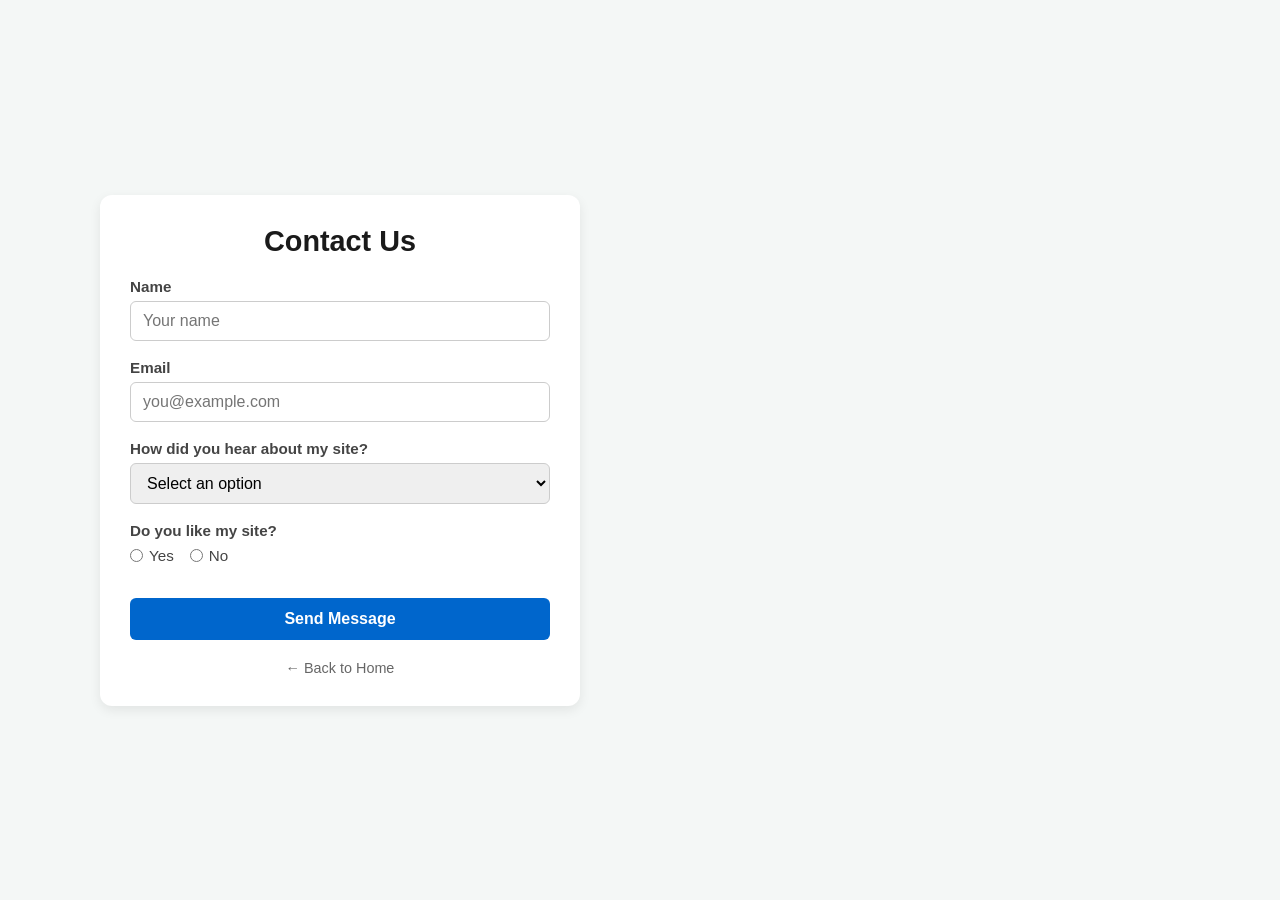
<file: ContactUs.html>
<!DOCTYPE html>
<html lang="en">

<head>
    <meta charset="UTF-8">
    <meta name="viewport" content="width=device-width, initial-scale=1.0">
    <title>Contact Us</title>
    <style>
        * {
            box-sizing: border-box;
            margin: 0;
            padding: 0;
            font-family: -apple-system, BlinkMacSystemFont, "Segoe UI", Roboto, Helvetica, Arial, sans-serif;
        }

        body {
            background-color: #f4f7f6;
            color: #333;
            display: flex;
            justify-content: center;
            align-items: center;
            min-height: 100vh;
            padding: 20px;
        }

        .container {
            background: #ffffff;
            width: 100%;
            max-width: 480px;
            padding: 30px;
            border-radius: 12px;
            box-shadow: 0 4px 12px rgba(0, 0, 0, 0.08);
        }

        h1 {
            font-size: 1.8rem;
            color: #1a1a1a;
            margin-bottom: 20px;
            text-align: center;
        }

        .form-group {
            margin-bottom: 18px;
        }

        label {
            display: block;
            font-weight: 600;
            margin-bottom: 6px;
            font-size: 0.95rem;
            color: #444;
        }

        input[type="text"],
        input[type="email"],
        select {
            width: 100%;
            padding: 10px 12px;
            border: 1px solid #ccc;
            border-radius: 6px;
            font-size: 1rem;
            transition: border-color 0.2s, box-shadow 0.2s;
        }

        input[type="text"]:focus,
        input[type="email"]:focus,
        select:focus {
            outline: none;
            border-color: #0066cc;
            box-shadow: 0 0 0 3px rgba(0, 102, 204, 0.15);
        }

        .radio-group {
            margin-top: 8px;
            display: flex;
            gap: 16px;
        }

        .radio-group label {
            display: inline-flex;
            align-items: center;
            gap: 6px;
            font-weight: normal;
            cursor: pointer;
        }

        button[type="submit"] {
            width: 100%;
            padding: 12px;
            background-color: #0066cc;
            color: #ffffff;
            border: none;
            border-radius: 6px;
            font-size: 1rem;
            font-weight: 600;
            cursor: pointer;
            margin-top: 10px;
            transition: background-color 0.2s;
        }

        button[type="submit"]:hover {
            background-color: #0052a3;
        }

        .back-link {
            display: block;
            text-align: center;
            margin-top: 20px;
            color: #666;
            text-decoration: none;
            font-size: 0.9rem;
        }

        .back-link:hover {
            color: #0066cc;
            text-decoration: underline;
        }
    </style>
</head>

<body>

    <div class="container">
        <h1>Contact Us</h1>

        <form action="https://formsubmit.co/aurianlm@miami.edu" method="POST">

            <div class="form-group">
                <label for="name">Name</label>
                <input type="text" id="name" name="name" placeholder="Your name" required>
            </div>

            <div class="form-group">
                <label for="email">Email</label>
                <input type="email" id="email" name="email" placeholder="you@example.com" required>
            </div>

            <div class="form-group">
                <label for="hear-about">How did you hear about my site?</label>
                <select name="reference" id="hear-about">
                    <option value="" disabled selected>Select an option</option>
                    <option value="linkedin">LinkedIn</option>
                    <option value="facebook">Facebook</option>
                    <option value="instagram">Instagram</option>
                </select>
            </div>

            <div class="form-group">
                <label>Do you like my site?</label>
                <div class="radio-group">
                    <label><input type="radio" name="rating" value="yes"> Yes</label>
                    <label><input type="radio" name="rating" value="no"> No</label>
                </div>
            </div>

            <button type="submit">Send Message</button>
        </form>

        <a href="Index.html" class="back-link">← Back to Home</a>
    </div>
    <!-- Add this Google Map container inside your .container in ContactUs.html -->
    <div style="margin-top: 25px; border-radius: 8px; overflow: hidden;">
        <iframe src="https://www.google.com/maps/embed?pb=!1m18!1m12!1m3!1d3078.1348837737232!2d-84.73667222380409!3d39.51144531023978!2m3!1f0!2f0!3f0!3m2!1i1024!2i768!4f13.1!3m3!1m2!1s0x88403d78f83f6be5%3A0x38a0e4c65bce2a81!2sMcVey%20Data%20Science%20Building!5e0!3m2!1sen!2sus!4v1791410239078!5m2!1sen!2sus" width="600" height="450" style="border:0;" allowfullscreen="" loading="lazy" referrerpolicy="strict-origin-when-cross-origin"></iframe>
    </div>

</body>

</html>
</file>
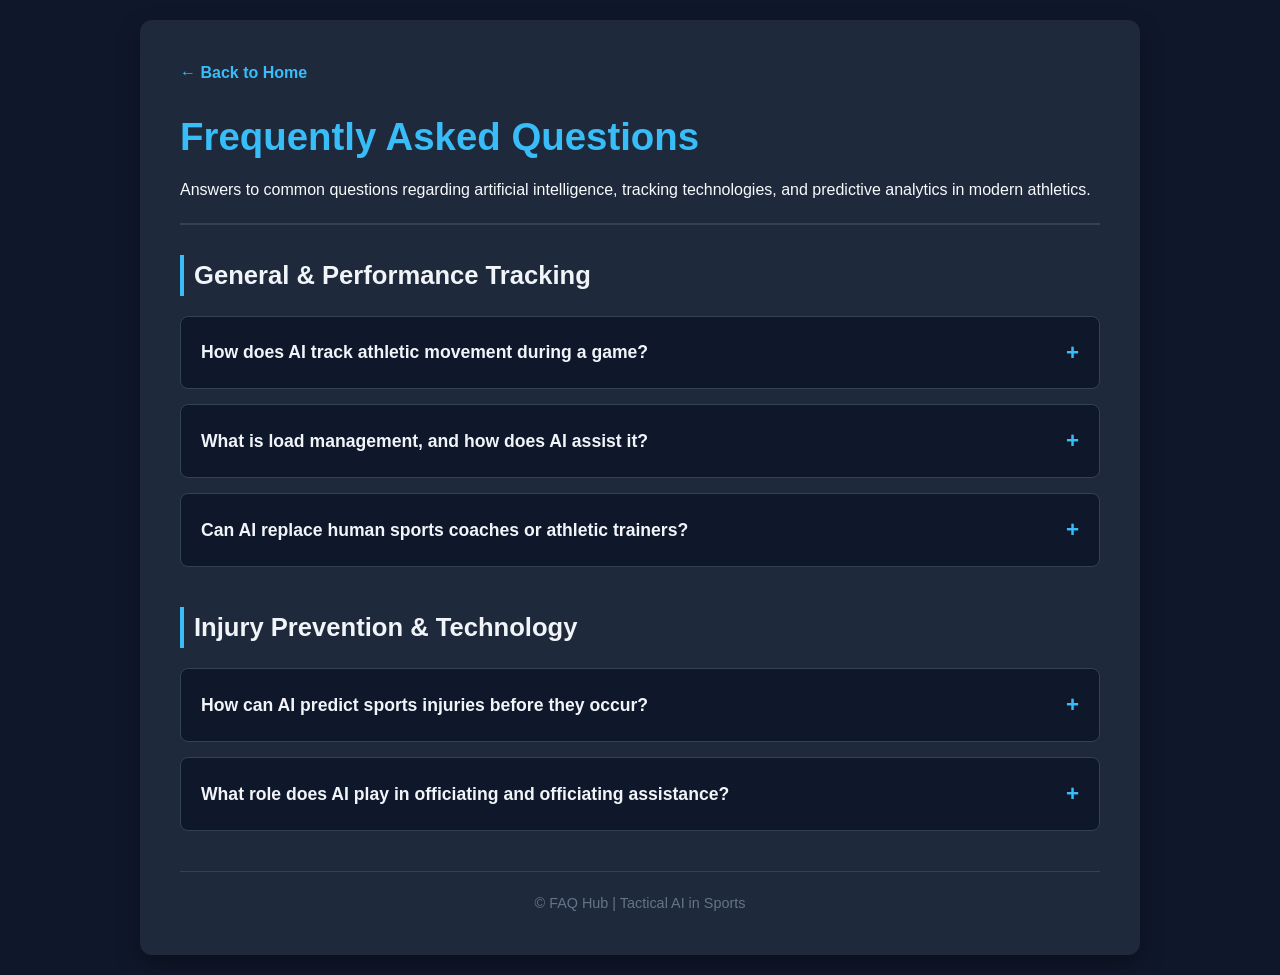
<file: FAQ.html>
<!DOCTYPE html>
<html lang="en">
<head>
    <meta charset="UTF-8">
    <meta name="viewport" content="width=device-width, initial-scale=1.0">
    <title>FAQ - AI in Sports Performance & Injury Prevention</title>
    <style>
        * {
            box-sizing: border-box;
            margin: 0;
            padding: 0;
            font-family: -apple-system, BlinkMacSystemFont, "Segoe UI", Roboto, Helvetica, Arial, sans-serif;
        }

        body {
            background-color: #0f172a;
            color: #f8fafc;
            line-height: 1.6;
            padding: 20px;
        }

        .container {
            max-width: 1000px;
            margin: 0 auto;
            background-color: #1e293b;
            padding: 40px;
            border-radius: 12px;
            box-shadow: 0 10px 25px rgba(0, 0, 0, 0.3);
        }

        header {
            border-bottom: 2px solid #334155;
            padding-bottom: 20px;
            margin-bottom: 30px;
        }

        h1 {
            font-size: 2.4rem;
            color: #38bdf8;
            margin-bottom: 10px;
        }

        .back-link {
            display: inline-block;
            margin-bottom: 20px;
            color: #38bdf8;
            text-decoration: none;
            font-weight: 600;
            transition: color 0.2s;
        }

        .back-link:hover {
            color: #7dd3fc;
            text-decoration: underline;
        }

        section {
            margin-bottom: 40px;
        }

        h2 {
            font-size: 1.6rem;
            color: #f1f5f9;
            margin-bottom: 20px;
            border-left: 4px solid #38bdf8;
            padding-left: 10px;
        }

        /* FAQ Accordion Styling */
        .faq-item {
            background-color: #0f172a;
            border: 1px solid #334155;
            border-radius: 8px;
            margin-bottom: 15px;
            overflow: hidden;
            transition: border-color 0.2s;
        }

        .faq-item:hover {
            border-color: #38bdf8;
        }

        summary {
            padding: 18px 20px;
            font-size: 1.1rem;
            font-weight: 600;
            color: #f1f5f9;
            cursor: pointer;
            list-style: none;
            display: flex;
            justify-content: space-between;
            align-items: center;
            user-select: none;
        }

        summary::-webkit-details-marker {
            display: none;
        }

        summary::after {
            content: "+";
            font-size: 1.4rem;
            color: #38bdf8;
            transition: transform 0.2s;
        }

        details[open] summary::after {
            content: "−";
        }

        details[open] summary {
            border-bottom: 1px solid #334155;
            background-color: #172554;
            color: #38bdf8;
        }

        .faq-answer {
            padding: 20px;
            color: #cbd5e1;
            font-size: 0.98rem;
            line-height: 1.7;
        }

        footer {
            text-align: center;
            margin-top: 40px;
            padding-top: 20px;
            border-top: 1px solid #334155;
            color: #64748b;
            font-size: 0.9rem;
        }
    </style>
</head>
<body>

    <div class="container">
        <a href="Index.html" class="back-link">← Back to Home</a>
        
        <header>
            <h1>Frequently Asked Questions</h1>
            <p>Answers to common questions regarding artificial intelligence, tracking technologies, and predictive analytics in modern athletics.</p>
        </header>

        <main>
            <section>
                <h2>General & Performance Tracking</h2>

                <details class="faq-item">
                    <summary>How does AI track athletic movement during a game?</summary>
                    <div class="faq-answer">
                        AI tracks movement primarily through computer vision optical camera systems installed in stadiums and wearable IoT sensors (GPS, accelerometers) worn by athletes. These systems capture positional coordinates multiple times per second to measure speed, acceleration, and tactical positioning.
                    </div>
                </details>

                <details class="faq-item">
                    <summary>What is load management, and how does AI assist it?</summary>
                    <div class="faq-answer">
                        Load management monitors an athlete's physical exertion during practices and games. AI models analyze cardiovascular data, sprint mileage, and movement efficiency to warn medical staff when an athlete is approaching physical exhaustion, reducing overuse injuries.
                    </div>
                </details>

                <details class="faq-item">
                    <summary>Can AI replace human sports coaches or athletic trainers?</summary>
                    <div class="faq-answer">
                        No. AI acts as a decision-support tool. It processes complex data to provide insights and predictions, but human coaches and trainers use their judgment and relationships with players to implement training regimes and game plans.
                    </div>
                </details>
            </section>

            <section>
                <h2>Injury Prevention & Technology</h2>

                <details class="faq-item">
                    <summary>How can AI predict sports injuries before they occur?</summary>
                    <div class="faq-answer">
                        AI analyzes subtle variations in biomechanics—such as slight shifts in gait, uneven weight distribution, or micro-fatigue patterns—that precede acute injuries like ACL tears or muscle strains. By identifying these anomalies early, training staff can intervene before injury strikes.
                    </div>
                </details>

                <details class="faq-item">
                    <summary>What role does AI play in officiating and officiating assistance?</summary>
                    <div class="faq-answer">
                        AI and computer vision assist officiating through automated ball-tracking systems (such as Hawk-Eye in tennis and automated strike zone challenge systems in baseball). These algorithms track ball trajectory instantly to provide highly accurate, objective calls.
                    </div>
                </details>
            </section>
        </main>

        <footer>
            <p>&copy; FAQ Hub | Tactical AI in Sports</p>
        </footer>
    </div>

</body>
</html>
</file>
